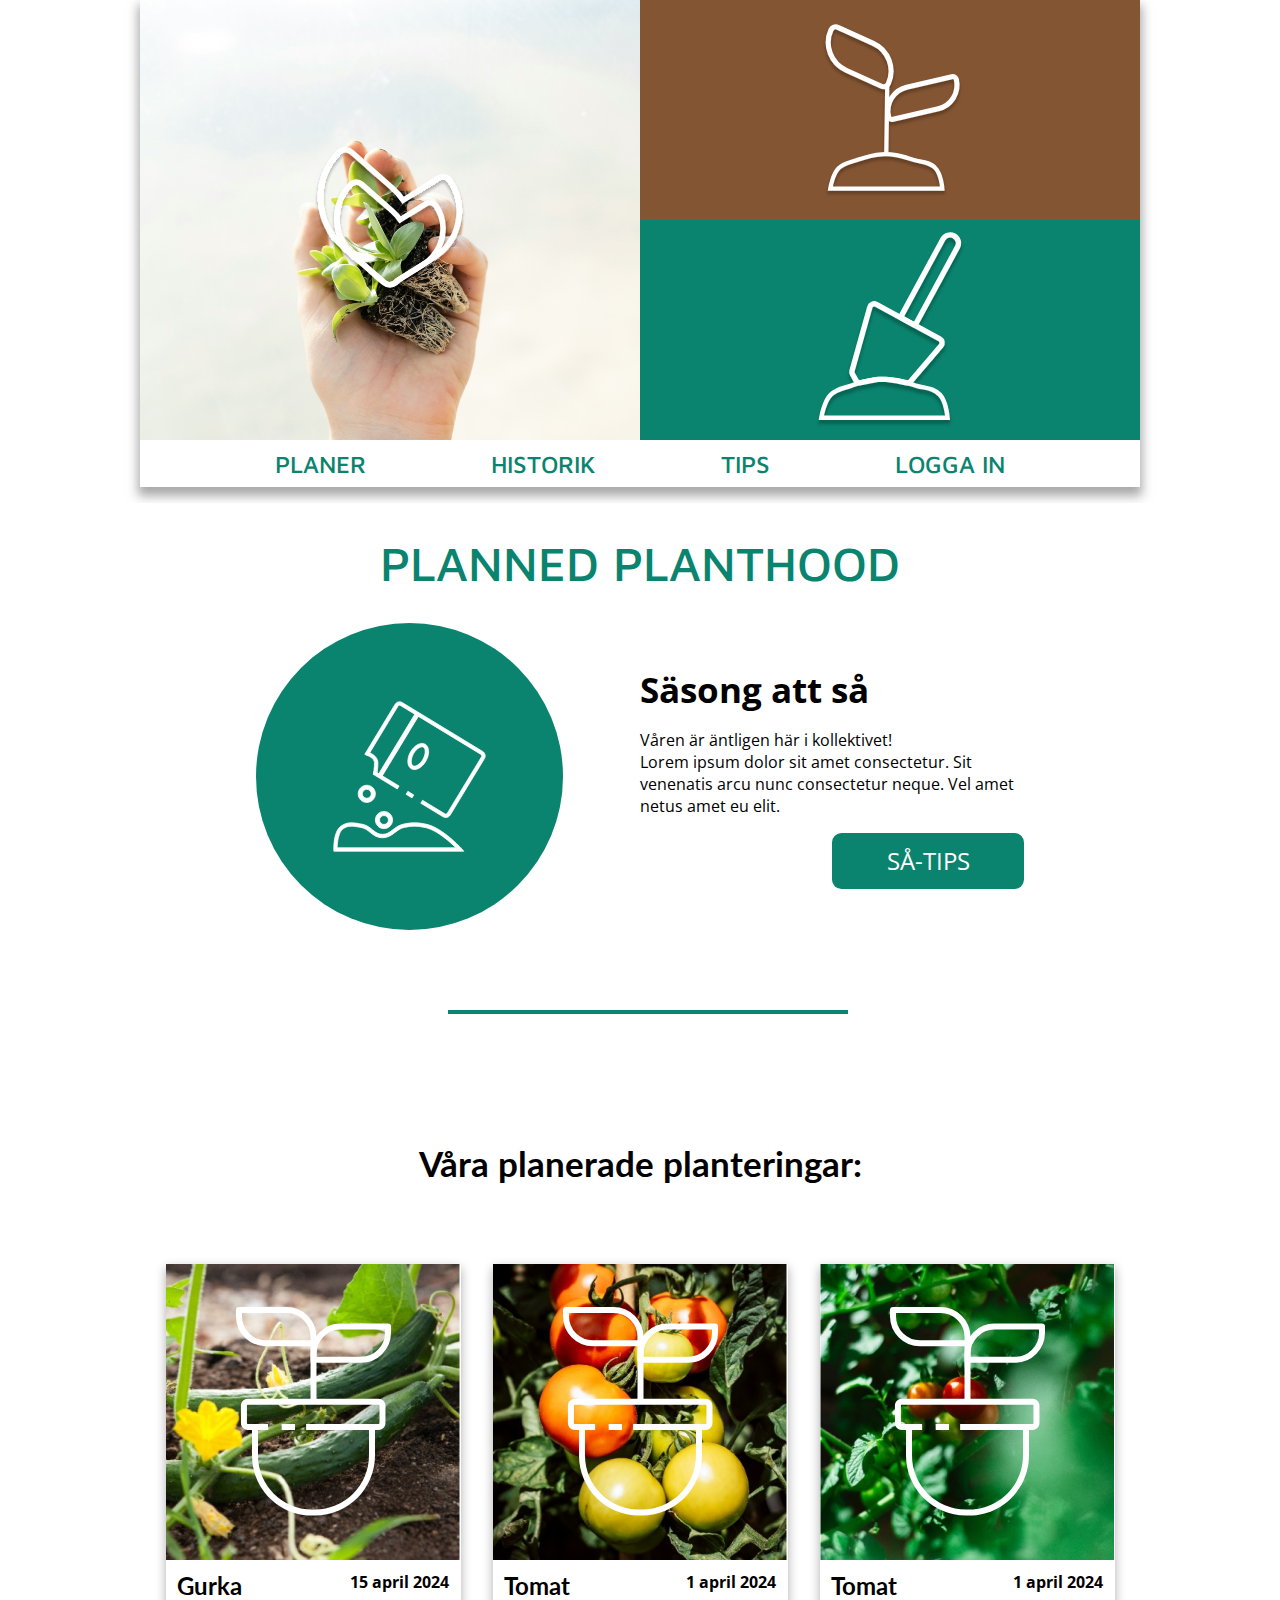
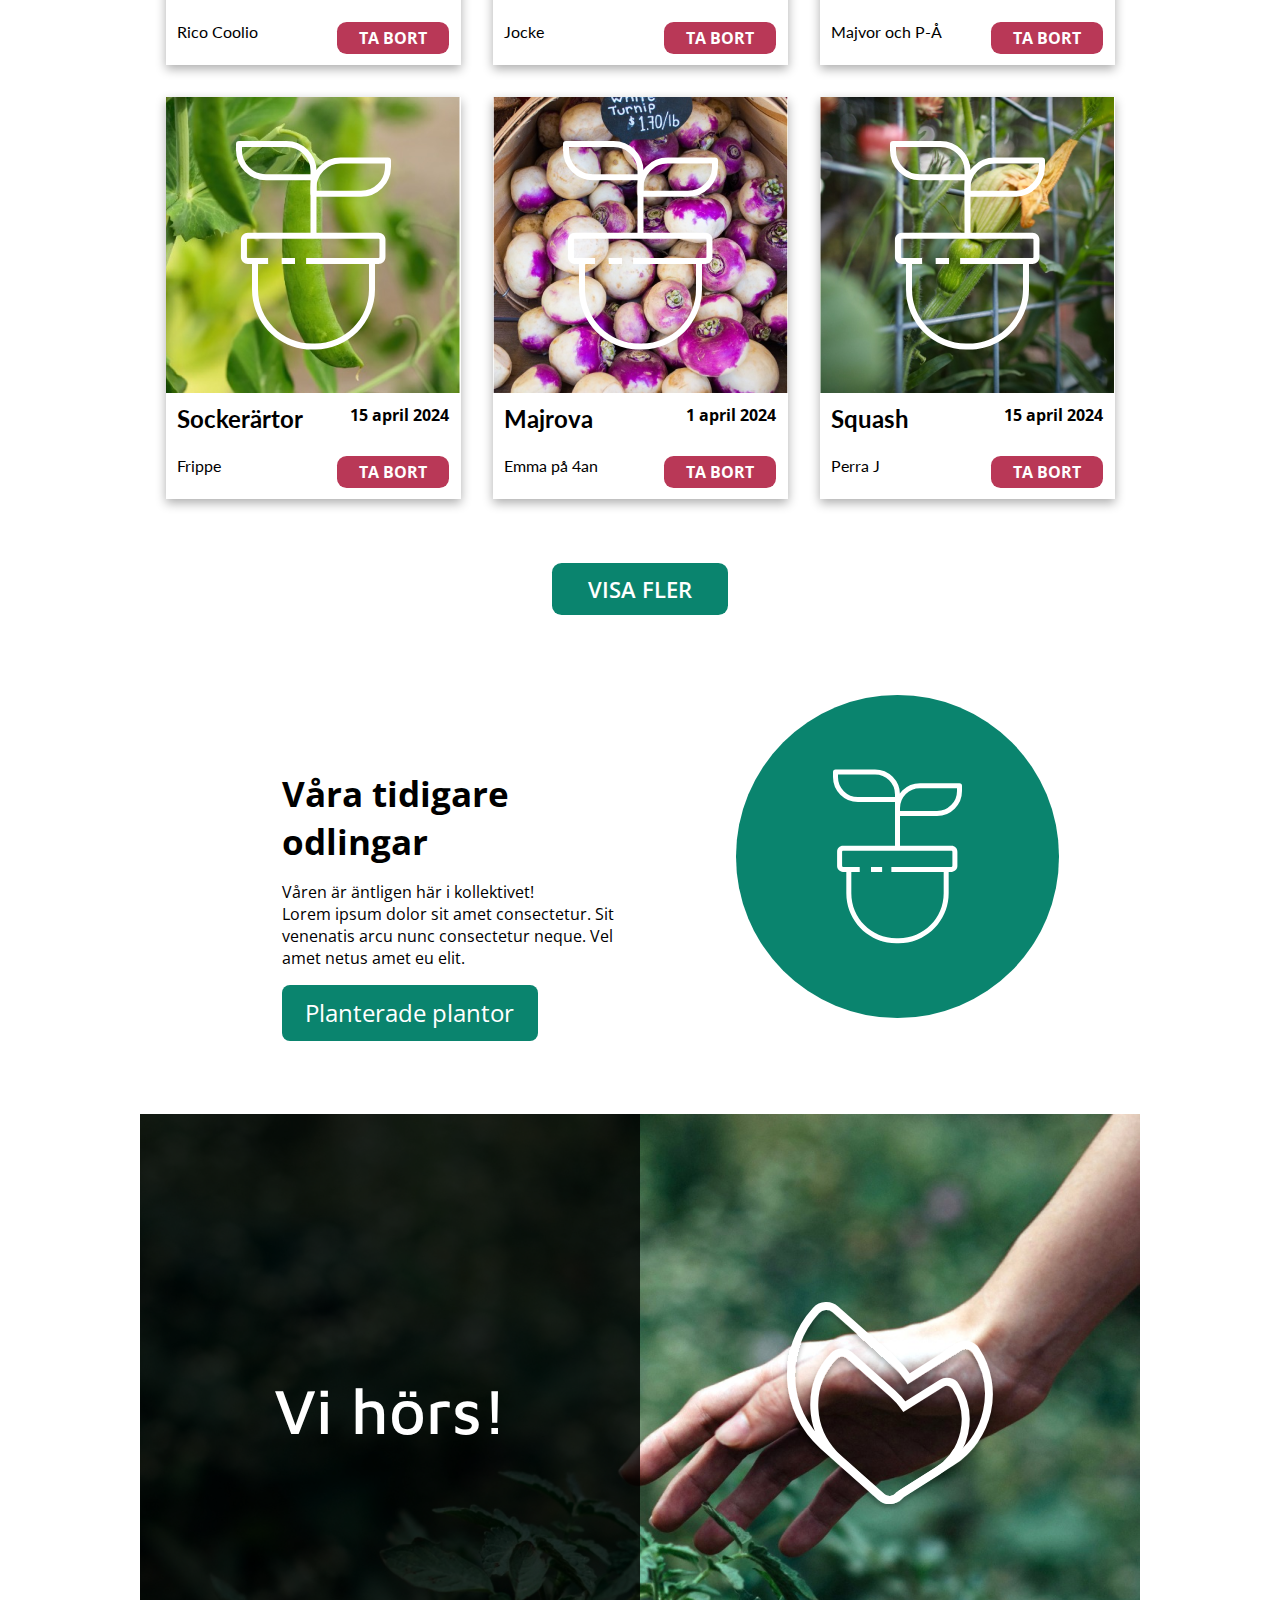
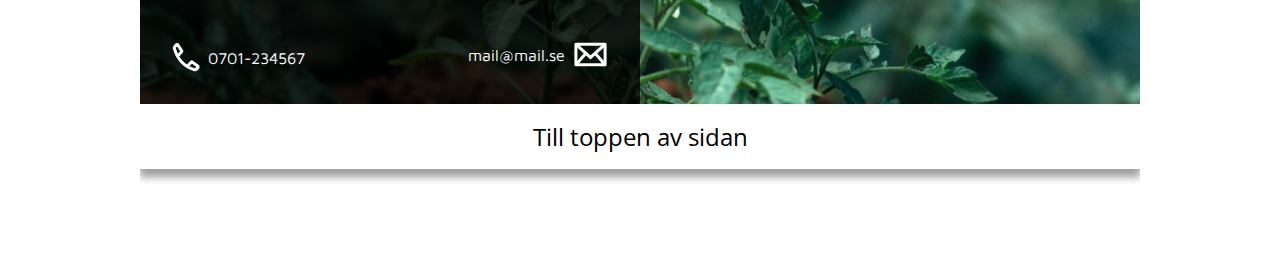
<file: index.html>
<!DOCTYPE html>
<html lang="en">
  <head>
    <meta charset="UTF-8" />
    <meta name="viewport" content="width=device-width, initial-scale=1.0" />
    <title>Planned Planthood</title>
    <link rel="stylesheet" href="styles.css" />
    <link rel="stylesheet" href="stylephone.css" />
    <link rel="preconnect" href="https://fonts.googleapis.com" />
    <link rel="preconnect" href="https://fonts.gstatic.com" crossorigin />
    <link
      href="https://fonts.googleapis.com/css2?family=Lato:ital,wght@0,100;0,300;0,400;0,700;0,900;1,100;1,300;1,400;1,700;1,900&family=Maven+Pro:wght@400..900&family=Open+Sans:ital,wght@0,300..800;1,300..800&display=swap"
      rel="stylesheet"
    />
  </head>
  <body>
    <header class="header" id="top">
      <figure class="left__section">
        <img class="header__sprout" src="img/sprout2.jpg" alt="sprout" />
        <img
          class="header__sprout--phone"
          src="img/Rectangle 25.png"
          alt="sprout"
        />
      </figure>
      <img class="header__burger" src="img/burgir.svg" alt="burger" />
      <figure class="left__section--center">
        <img class="header__logo" src="img/Logo.svg" alt="heart" />
      </figure>
      <figure class="right__section--brown--block">
        <img class="logo__seedling" src="img/seedling.svg" alt="seedling" />
      </figure>
      <figure class="right__section--green--block">
        <img class="logo__dig" src="img/dig.svg" alt="dig" />
      </figure>

      <nav class="nav">
        <a class="nav_link" href="#">PLANER</a>
        <a class="nav_link" href="#">HISTORIK</a>
        <a class="nav_link" href="#">TIPS</a>
        <a class="nav_link" href="second.html">LOGGA IN</a>
      </nav>
    </header>

    <main>
      <h1>PLANNED PLANTHOOD</h1>
      <article class="article1">
        <section class="article1__box1">
          <img
            class="article1__img"
            src="img/Vectorseedpackage.svg"
            alt="seedpackage"
          />
        </section>
        <section class="article1__box2">
          <h2 class="article1__h2">Säsong att så</h2>
          <p>
            Våren är äntligen här i kollektivet!<br />
            Lorem ipsum dolor sit amet consectetur. Sit venenatis arcu nunc
            consectetur neque. Vel amet netus amet eu elit.
          </p>
          <button class="article1__button">SÅ-TIPS</button>
        </section>

        <section class="greenline"></section>
      </article>

      <h2 class="article2__h2">Våra planerade planteringar:</h2>
      <article class="article2__cards">
        <section class="article2__card">
          <section class="article2__card--image">
            <img class="article2__img" src="img/cucumber1.png" alt="gurka" />
            <img class="article2__logo" src="img/plant.svg" alt="planta" />
          </section>
          <section class="article2__card--text">
            <h2 class="article2__veg">Gurka</h2>
            <p class="article2__date">15 april 2024</p>
            <p class="article2__p">Rico Coolio</p>
            <button class="article2__button">TA BORT</button>
            <img class="article__trash" src="img/trash.png" />
          </section>
        </section>
        <section class="article2__card">
          <section class="article2__card--image">
            <img class="article2__img" src="img/tomatoes2.png" alt="tomat" />
            <img class="article2__logo" src="img/plant.svg" alt="planta" />
          </section>
          <section class="article2__card--text">
            <h2 class="article2__veg">Tomat</h2>
            <p class="article2__date">1 april 2024</p>
            <p class="article2__p">Jocke</p>
            <button class="article2__button">TA BORT</button>
            <img class="article__trash" src="img/trash.png" />
          </section>
        </section>
        <section class="article2__card">
          <section class="article2__card--image">
            <img class="article2__img" src="img/tomato1.png" alt="tomat" />
            <img class="article2__logo" src="img/plant.svg" alt="planta" />
          </section>
          <section class="article2__card--text">
            <h2 class="article2__veg">Tomat</h2>
            <p class="article2__date">1 april 2024</p>
            <p class="article2__p">Majvor och P-Å</p>
            <button class="article2__button">TA BORT</button>
            <img class="article__trash" src="img/trash.png" />
          </section>
        </section>
        <section class="article2__card">
          <section class="article2__card--image">
            <img class="article2__img" src="img/peas1.png" alt="gurka" />
            <img class="article2__logo" src="img/plant.svg" alt="planta" />
          </section>
          <section class="article2__card--text">
            <h2 class="article2__veg">Sockerärtor</h2>
            <p class="article2__date">15 april 2024</p>
            <p class="article2__p">Frippe</p>
            <button class="article2__button">TA BORT</button>
            <img class="article__trash" src="img/trash.png" />
          </section>
        </section>
        <section class="article2__card">
          <section class="article2__card--image">
            <img class="article2__img" src="img/turnips1.png" alt="gurka" />
            <img class="article2__logo" src="img/plant.svg" alt="planta" />
          </section>
          <section class="article2__card--text">
            <h2 class="article2__veg">Majrova</h2>
            <p class="article2__date">1 april 2024</p>
            <p class="article2__p">Emma på 4an</p>
            <button class="article2__button">TA BORT</button>
            <img class="article__trash" src="img/trash.png" />
          </section>
        </section>
        <section class="article2__card">
          <section class="article2__card--image">
            <img class="article2__img" src="img/squash1.png" alt="gurka" />
            <img class="article2__logo" src="img/plant.svg" alt="planta" />
          </section>
          <section class="article2__card--text">
            <h2 class="article2__veg">Squash</h2>
            <p class="article2__date">15 april 2024</p>
            <p class="article2__p">Perra J</p>
            <button class="article2__button">TA BORT</button>
            <img class="article__trash" src="img/trash.png" />
          </section>
        </section>
      </article>

      <button class="article2__button2">VISA FLER</button>

      <article class="article3">
        <section class="article3__box2">
          <h2 class="article3__h2">Våra tidigare odlingar</h2>
          <p>
            Våren är äntligen här i kollektivet!<br />
            Lorem ipsum dolor sit amet consectetur. Sit venenatis arcu nunc
            consectetur neque. Vel amet netus amet eu elit.
          </p>
          <button class="article3__button">Planterade plantor</button>
        </section>
        <section class="article3__box1">
          <img class="article3__img" src="img/plant.svg" alt="seedpackage" />
        </section>
      </article>
    </main>

    <footer class="foot">
      <img class="foot__hand" src="img/hand-picking-wide.png" alt="hand" />
      <img
        class="foot__hand--phone"
        src="img/hand-picking-tall.png"
        alt="handphone"
      />
      <section class="foot__logo">
        <img class="foot__heart" src="img/Logo.svg" alt="heart" />
      </section>
      <section class="foot__text">
        <p class="foot__p foot__p--small">
          <img class="foot__p__img" src="img/Path 16.svg" />0701-234567
        </p>
        <p class="foot__p foot__p--small">
          mail@mail.se<img class="foot__p__img" src="img/envelope.svg" />
        </p>
      </section>
      <section class="foot__h2__head">
        <h2 class="foot__h2">Vi hörs!</h2>
      </section>
      <nav class="foot__nav">
        <a class="nav__link" href="#top">Till toppen av sidan</a>
      </nav>
    </footer>
  </body>
</html>
</file>
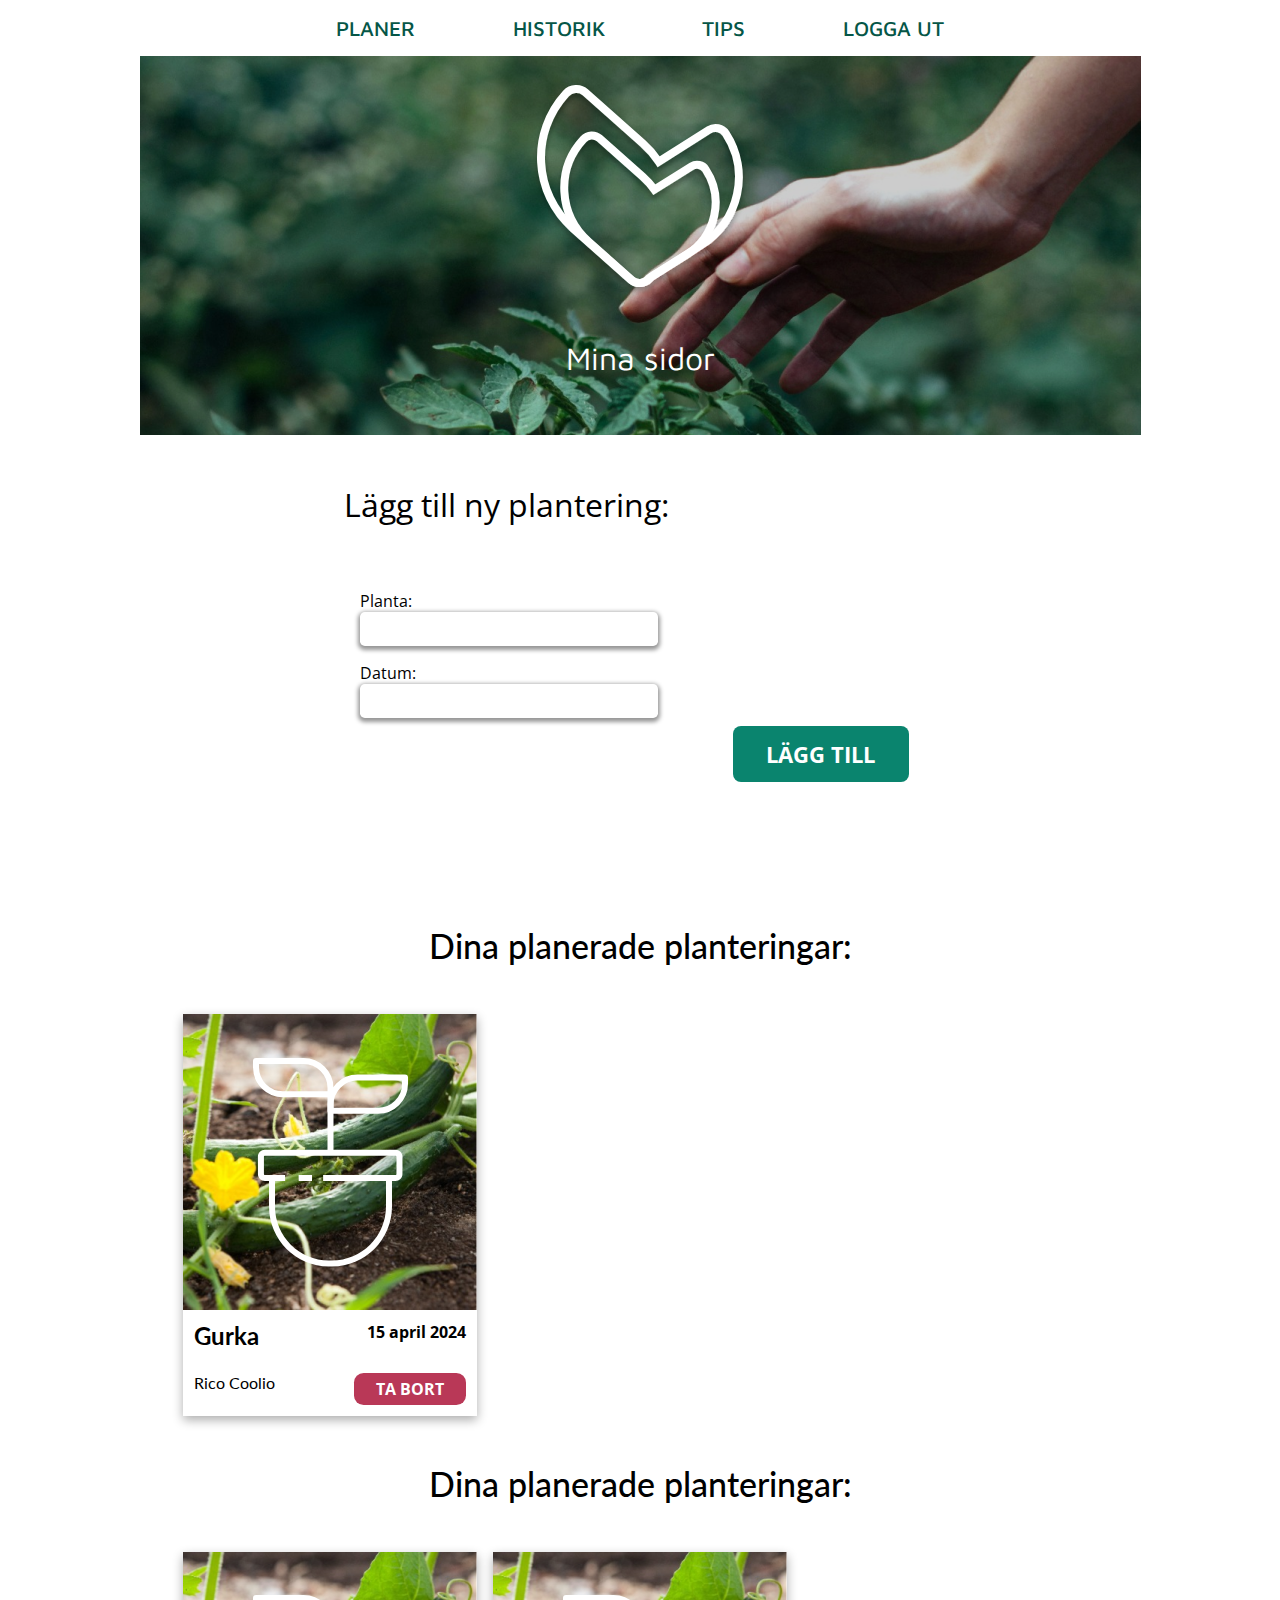
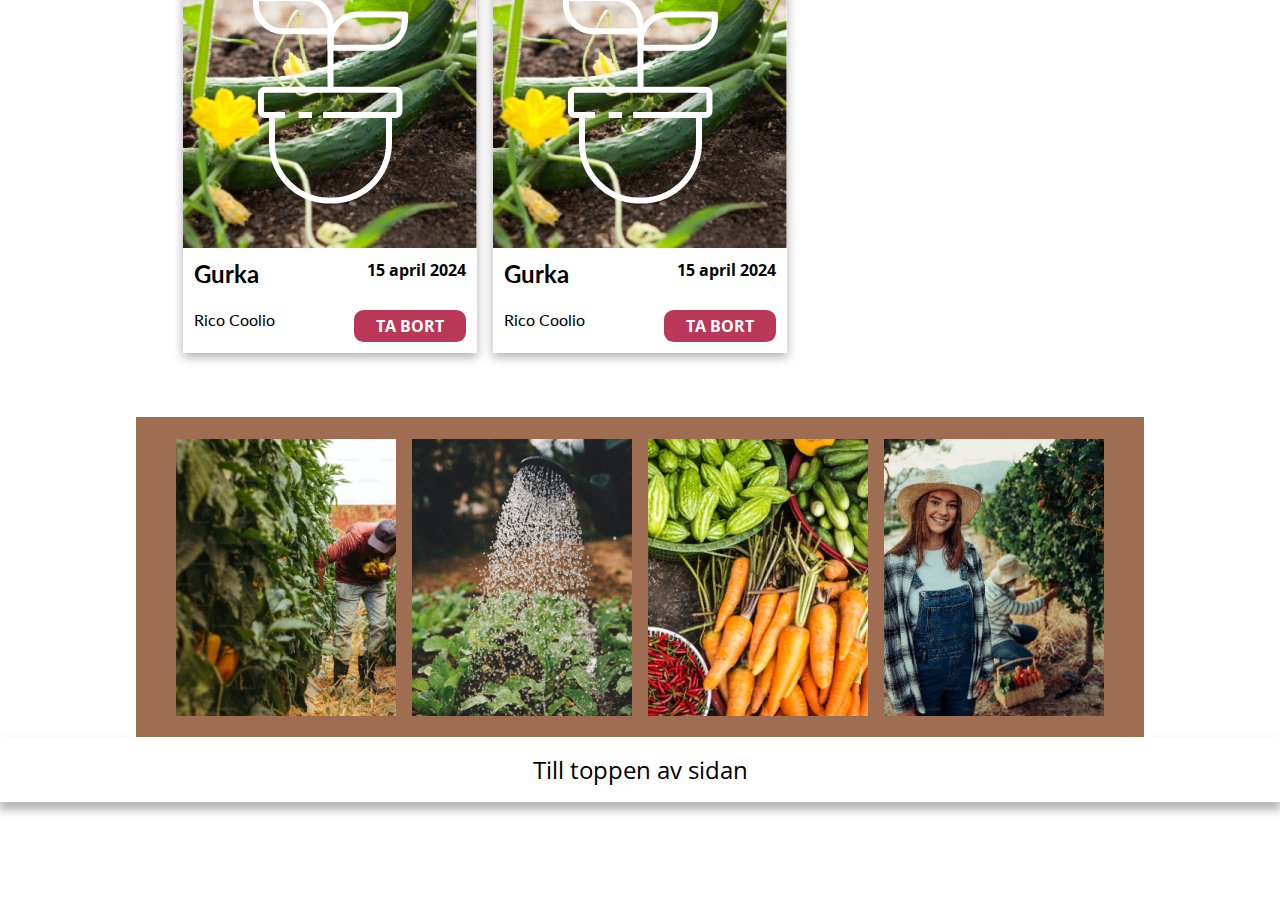
<file: second.html>
<!DOCTYPE html>
<html lang="en">
<head>
    <meta charset="UTF-8">
    <meta name="viewport" content="width=device-width, initial-scale=1.0">
    <title>Sida två</title>
    <link rel="stylesheet" href="second.css">
    <link rel="stylesheet" href="stylephone2.css">
    <link rel="preconnect" href="https://fonts.googleapis.com">
    <link rel="preconnect" href="https://fonts.gstatic.com" crossorigin>
    <link href="https://fonts.googleapis.com/css2?family=Lato:ital,wght@0,100;0,300;0,400;0,700;0,900;1,100;1,300;1,400;1,700;1,900&family=Maven+Pro:wght@400..900&family=Open+Sans:ital,wght@0,300..800;1,300..800&display=swap" rel="stylesheet">
</head>
<body>

    <nav class="nav-header">
        <a class="nav_link" href="#">PLANER</a>
        <a class="nav_link" href="#">HISTORIK</a>
        <a class="nav_link" href="#">TIPS</a>
        <a class="nav_link" href="index.html">LOGGA UT</a>
    </nav>

    <header class="header">
        <img class="header__img" src="img/Rectangle 31.png" alt="Hand">
        <img class="header__img--phone" src="img/hand-picking-square.png">
        <img class="header__logo" src="img/Logo.svg" alt="Heart">
        <h1 class="header__h1">Mina sidor</h1>
        <img class="header__burger" src="img/burgir.svg">
    </header>

        <article class="article">
            <h2 class="article__h2">Lägg till ny plantering:</h2>
        <form class="article__form__box">
            <section class="input-container">
            <label for="plant">Planta:</label>
            <input id="plant" class="article__input" type="text">
        </section>
        <section class="input-container">
            <label for="date">Datum:</label>
            <input id="date" class="article__input" type="text">
        </section>
            <input class="article__button" value="LÄGG TILL" type="button"> 
        </form>
        </article>

        <h2 class="article2__h2">Dina planerade planteringar:</h2>
            <article class="article2__cards">
        <section class="article2__card">
        <section class="article2__card__image">
                <img class="article2__img" src="img/cucumber1.png" alt="gurka">
                <img class="article2__logo" src="img/plant.svg" alt="planta">
        </section>
        <section class="article2__card__text">
            <h2 class="article2__veg">Gurka</h2>
            <p class="article2__date">15 april 2024</p>
            <p class="article2__p">Rico Coolio</p>
            <button class="article2__button">TA BORT</button>
            <img class="article2__trash" src="img/trash 2.png">
        </section>
        </article>

        <h2 class="article2__h2">Dina planerade planteringar:</h2>
        <article class="article2__cards">
        <section class="article2__card">
        <section class="article2__card__image">
            <img class="article2__img" src="img/cucumber1.png" alt="gurka">
            <img class="article2__logo" src="img/plant.svg" alt="planta">
        </section>
        <section class="article2__card__text">
            <h2 class="article2__veg">Gurka</h2>
            <p class="article2__date">15 april 2024</p>
            <p class="article2__p">Rico Coolio</p>
            <button class="article2__button">TA BORT</button>
            <img class="article2__trash" src="img/trash 2.png">
        </section>
        </section>

        <section class="article2__card">
        <section class="article2__card__image">
            <img class="article2__img" src="img/cucumber1.png" alt="gurka">
            <img class="article2__logo" src="img/plant.svg" alt="planta">
        </section>
        <section class="article2__card__text">
            <h2 class="article2__veg">Gurka</h2>
            <p class="article2__date">15 april 2024</p>
            <p class="article2__p">Rico Coolio</p>
            <button class="article2__button">TA BORT</button>
            <img class="article2__trash" src="img/trash 2.png">
        </section>
        </section>
        </article>
        <footer class="footer">
        <section class="footer__img">
            <img class="footer__picking" src="img/Rectangle 26.png" alt="picking">
            <img class="footer__water" src="img/Rectangle 27.png" alt="water">
            <img class="footer__greens" src="img/Rectangle 28.png" alt="vegtables">
            <img class="footer__picking" src="img/Rectangle 29.png" alt="happy">
        </section>
        <section class="footer__phone">
         <img class="footer__phone--img" src="img/picking-picking.png" alt="picking">  
         <img class="footer__phone--img" src="img/water-square.png" alt="water"> 
         <img class="footer__phone--img" src="img/greens-square.png" alt="vegtables">
         <img class="footer__phone--img" src="img/happy.square.png" alt="happy">
        </section>
        </footer>
        <nav class="footer__nav">
            <a class="nav__link" href="#top">Till toppen av sidan</a>
        </nav>

            
</body>
</html>
</file>
<file: styles.css>
* {
  margin: 0;
  padding: 0;
  box-sizing: border-box;
}

body {
  display: flex;
  flex-direction: column;
  justify-content: center;
  align-items: center;
  background-color: rgb(255, 255, 255);
}

main {
  display: flex;
  flex-direction: column;
  justify-content: center;
  align-items: center;
  background-color: white;
  margin-top: 1rem;
}

.header {
  display: grid;
  place-items: center;
  grid-template-columns: repeat(2, 31.25rem);
  grid-template-rows: repeat(2, 13.75rem);
  overflow: hidden;
  box-shadow: 0 7px 10px 2px rgba(100, 99, 99, 0.549);
}

.left__section {
  display: flex;
  align-items: center;
  justify-content: center;
  grid-column: 1/2;
  grid-row: 1/3;
}

.header__logo {
  max-width: 70%;
}

.header__sprout {
  display: flex;
  justify-content: center;
  align-items: center;
  grid-column: 1/2;
  grid-row: 1/3;
  width: 100%;
  object-fit: cover;
}

.header__sprout--phone {
  display: none;
}

.header__burger {
  display: none;
}

.left__section--center {
  display: flex;
  justify-content: center;
  align-items: center;
  grid-column: 1/2;
  grid-row: 1/3;
}

.right__section--brown--block {
  display: flex;
  justify-content: center;
  grid-column: 2/3;
  grid-row: 1/2;
  background-color: #845533;
  min-width: 100%;
  min-height: 100%;
}

.right__section--green--block {
  display: flex;
  justify-content: center;
  grid-column: 2/3;
  grid-row: 2/3;
  background-color: rgb(10, 132, 110);
  min-width: 100%;
  min-height: 100%;
}

.logo__seedling,
.logo__dig {
  display: flex;
  justify-content: center;
  grid-column: 2/3;
  grid-row: 2/3;
  width: 30%;
}

.nav {
  display: flex;
  grid-column: 1/3;
  grid-row: 3;
  background-color: rgb(255, 255, 255);
  justify-content: space-evenly;
  padding: 0.6rem;
  width: 100%;
}

.nav_link {
  text-decoration: none;
  font-size: 1.5rem;
  font-weight: 500;
  color: rgb(10, 132, 110);
  font-family: "Maven pro";
}

h1 {
  color: rgb(10, 132, 110);
  margin-top: 2rem;
  font-family: "Maven pro";
  margin-bottom: 2rem;
  font-size: 3rem;
  font-weight: 500;
}

.article1 {
  display: grid;
  grid-template-columns: 1fr 1fr;
  align-items: center;
  justify-content: center;
  max-width: 60%;
  background-color: white;
}

.article1__box1 {
  display: flex;
  justify-content: center;
  align-items: center;
  background-color: rgb(10, 132, 110);
  border-radius: 50%;
  height: auto;
  width: 80%;
  aspect-ratio: 1/1;
}

.article1__img {
  width: 50%;
  height: auto;
}

.article1__box2 {
  display: flex;
  flex-direction: column;
  justify-content: center;
  font-family: "Open Sans";
}

.article1__h2 {
  font-size: 2.2rem;
  padding-bottom: 1rem;
}

.article1__button {
  border-style: none;
  background-color: rgb(10, 132, 110);
  color: rgb(255, 255, 255);
  border-radius: 0.6rem;
  height: 3.5rem;
  width: 12rem;
  margin-top: 1rem;
  font-family: "Open Sans";
  font-size: 1.5rem;
  margin-left: auto;
}

.greenline {
  place-self: center;
  grid-column: 1/3;
  background-color: rgb(10, 132, 110);
  width: 25rem;
  height: 0.2rem;
  margin-top: 5rem;
  margin-left: 1rem;
  margin-bottom: 8rem;
}

.article2__h2 {
  font-family: "Lato";
  font-size: 2.2rem;
  margin-bottom: 5rem;
}

.article2__cards {
  display: grid;
  align-items: center;
  justify-content: center;
  flex-direction: column;
  grid-template-columns: repeat(3, 1fr);
  grid-template-rows: repeat(2, 1fr);
  gap: 2rem;
  font-family: "Lato";
  background-color: white;
}

.article2__card {
  box-shadow: 0px 4px 10px rgba(0, 0, 0, 0.324);
}

.article2__card--image {
  display: flex;
  position: relative;
  justify-content: center;
  align-items: center;
}

.article2__logo {
  position: absolute;
}

.article2__button {
  display: flex;
  justify-content: center;
  justify-self: end;
  align-items: center;
  border-style: none;
  background-color: rgb(185, 56, 87);
  color: rgb(255, 255, 255);
  border-radius: 0.6rem;
  height: 2rem;
  width: 7rem;
  font-size: 1rem;
  font-family: "Open Sans";
  font-weight: bold;
  cursor: pointer;
}

.article2__card--text {
  display: grid;
  justify-items: flex-start;
  grid-template-columns: repeat(2, 1fr);
  grid-template-rows: repeat(2, 1fr);
  gap: 1.2rem;
  padding: 0.7rem;
}

.article2__date {
  display: grid;
  font-family: "Open Sans";
  font-weight: bold;
  margin-left: auto;
}

.article2__button2 {
  background-color: rgb(10, 132, 110);
  color: white;
  border-style: none;
  font-family: "Open Sans";
  font-weight: 600;
  font-size: 1.4rem;
  display: flex;
  align-items: center;
  justify-content: center;
  margin-top: 4rem;
  margin-bottom: 5rem;
  width: 11rem;
  height: 3.3rem;
  border-radius: 0.6rem;
}

.article3 {
  display: grid;
  grid-template-columns: 1fr 1fr;
  align-items: center;
  justify-content: center;
  max-width: 56%;
  background-color: white;
}

.article3__box1 {
  display: flex;
  justify-content: center;
  background-color: rgb(10, 132, 110);
  border-radius: 50%;
  height: auto;
  width: 90%;
  aspect-ratio: 1/1;
  margin-left: 6rem;
  margin-bottom: 6rem;
}

.article3__img {
  width: 40%;
  height: auto;
}

.article3__box2 {
  display: flex;
  flex-direction: column;
  justify-content: center;
  font-family: "Open Sans";
}

.article3__h2 {
  font-size: 2.2rem;
  padding-bottom: 1rem;
}

.article3__button {
  border-style: none;
  background-color: rgb(10, 132, 110);
  color: rgb(255, 255, 255);
  border-radius: 0.5rem;
  height: 3.5rem;
  width: 16rem;
  margin-top: 1rem;
  font-family: "Open Sans";
  font-size: 1.5rem;
}

.article__trash {
  display: none;
}

.foot {
  display: grid;
  grid-template-columns: repeat(2, 1fr);
  grid-template-rows: repeat(2, 1fr);
  place-items: center;
  overflow: hidden;
}

.foot__hand {
  grid-row: 1 / span 2;
  grid-column: 1 / span 2;
  width: 100%;
  height: 100%;
  object-fit: cover;
}

.foot__hand--phone {
  display: none;
}

.foot__logo {
  grid-row: 1 / span 2;
  grid-column: 2 / span 1;
}

.foot__text {
  display: flex;
  grid-column: 1 / span 1;
  grid-row: 1 / span 2;
  background-color: rgba(0, 0, 0, 0.806);
  color: white;
  min-height: 100%;
  min-width: 100%;
  font-family: "Maven pro", sans-serif;
  align-items: flex-end;
  justify-content: space-between;
  padding: 2rem;
}

.foot__p--small {
  display: flex;
  align-items: center;
  gap: 0.5rem;
}

.foot__h2__head {
  grid-column: 1 / span 1;
  grid-row: 1 / span 2;
}

.foot__h2 {
  color: white;
  font-family: "Maven pro", sans-serif;
  font-size: 4rem;
  font-weight: 500;
}

.foot__nav {
  display: flex;
  align-items: center;
  justify-content: center;
  padding: 1rem;
  box-shadow: 0 7px 8px 1px rgba(41, 38, 38, 0.452);
  width: 100%;
  grid-column: 1/-1;
  margin-bottom: 6rem;
}

.nav__link {
  color: black;
  text-decoration: none;
  font-family: "Open Sans", sans-serif;
  font-weight: 400;
  font-size: 1.5rem;
}
</file>
<file: stylephone.css>
@media (max-width: 768px) {
  body {
    min-height: 100vh;
    width: 100%;
  }

  .header {
    grid-template-columns: repeat(2, 1fr);
    grid-template-rows: auto;
    width: 100%;
  }

  .header__sprout {
    display: none;
  }

  .nav {
    display: none;
  }

  .header__sprout--phone {
    display: block;
    width: 100%;
    grid-column: 1/3;
    grid-row: 1/2;
  }

  .left__section {
    grid-column: 1/3;
    grid-row: 1/2;
    width: 100%;
  }

  .left__section--center {
    grid-column: 1/3;
    grid-row: 1/2;
    width: 100%;
  }

  .header__burger {
    display: block;
    position: absolute;
    top: 0;
    right: 0;
    margin: 1rem;
    cursor: pointer;
  }

  .right__section--brown--block {
    grid-column: 1/2;
    grid-row: 2/3;
    height: auto;
    min-height: 12rem;
  }

  .right__section--green--block {
    grid-column: 2/3;
    grid-row: 2/3;
    height: auto;
    min-height: 12rem;
  }

  .logo__seedling {
    width: 40%;
  }

  .logo__dig {
    width: 40%;
  }

  .article1 {
    grid-template-columns: 1fr;
    grid-template-rows: auto;
    width: 100%;
  }

  .article1__h2 {
    margin-bottom: 2rem;
  }

  .article1__box1 {
    grid-column: 1/3;
    margin-left: 2.5rem;
  }

  .article1__box2 {
    grid-column: 1/3;
    grid-row: 1/2;
    text-align: center;
    align-items: center;
    align-content: center;
  }

  .article1__button {
    align-self: center;
    margin-left: auto;
    margin-right: auto;
    margin-bottom: 3rem;
  }

  .article2__cards {
    grid-template-columns: repeat(2, 1fr);
    grid-template-rows: auto;
    object-fit: cover;
  }

  .article3 {
    grid-template-columns: 1fr 1fr;
    grid-template-rows: auto;
    place-items: center;
    width: 100%;
  }

  .article3__box1 {
    grid-column: 1/3;
    grid-row: 1/2;
    margin-right: 5rem;
  }

  .article3__box2 {
    grid-column: 1/3;
    text-align: center;
    grid-row: 2/3;
    align-items: center;
    align-content: center;
    margin: 0 5rem;
  }

  .article3__button {
    align-self: center;
    margin-left: auto;
    margin-right: auto;
    margin-top: 5rem;
    margin-bottom: 5rem;
  }

  .article__trash {
    width: 1.3rem;
    justify-self: end;
    cursor: pointer;
    display: block;
  }

  .article2__button {
    display: none;
  }

  .foot {
    grid-template-columns: repeat(4, 1fr);
    grid-template-rows: repeat(2, 1fr);
    width: 100%;
  }

  .foot__text {
    grid-column: 1/5;
    grid-row: 2/3;
    font-size: 0.9rem;
  }

  .foot__hand {
    display: none;
  }

  .foot__hand--phone {
    display: grid;
    grid-row: 1 / span 3;
    grid-column: 1 / span 5;
    width: 100%;
    object-fit: cover;
  }

  .foot__logo {
    grid-row: 1 / span 2;
    grid-column: 2/4;
    margin-bottom: 23rem;
  }

  .foot__h2__head {
    grid-column: 2/4;
    grid-row: 2/3;
  }
}
</file>
<file: second.css>
* {
  margin: 0;
  padding: 0;
  box-sizing: border-box;
}

body {
  display: flex;
  flex-direction: column;
  justify-content: center;
  align-items: center;
  justify-items: center;
  background-color: rgb(255, 255, 255);
}

main {
  display: flex;
  flex-direction: column;
  justify-content: center;
  align-items: center;
  background-color: white;
}

.nav-header {
  display: flex;
  justify-content: space-between;
  align-items: center;
  background-color: rgb(255, 255, 255);
  padding: 1rem;
  width: 50%;
}

.nav_link {
  text-decoration: none;
  font-size: 1.3rem;
  font-weight: 500;
  color: rgb(5, 86, 71);
  font-family: "Maven pro";
}

.header {
  display: grid;
  grid-template-columns: repeat(2, 1fr);
  grid-template-rows: repeat(1, 1fr);
  place-items: center;
}

.header__img {
  display: grid;
  grid-column: 1/3;
  grid-row: 1/2;
}
.header__img--phone {
  display: none;
}

.header__burger {
  display: none;
}

.header__logo {
  display: grid;
  grid-row: 1/2;
  grid-column: 1 / span 2;
  place-items: center;
  align-self: center;
  margin-bottom: 7rem;
}

.header__h1 {
  display: grid;
  grid-row: 1/2;
  grid-column: 1 / span 2;
  place-items: center;
  align-self: center;
  margin-top: 14rem;
  font-family: "Maven pro", sans-serif;
  color: rgb(255, 255, 255);
  font-weight: 300;
}

.article {
  display: flex;
  flex-direction: column;
  font-family: "Open Sans";
  width: 50%;
  margin-top: 3rem;
  margin-left: 3rem;
}

.article__h2 {
  font-size: 2rem;
  font-weight: 400;
  margin-bottom: 3rem;
}

.article__form__box {
  display: flex;
  flex-direction: row;
  min-width: 100%;
  gap: 1rem;
  padding: 1rem;
  flex-wrap: wrap;
}

.input-container {
  width: 49%;
}

.article__input {
  border: none;
  min-width: 100%;
  padding: 0.6rem;
  border-radius: 0.3rem;
  box-shadow: 0 2px 4px 2px #0000006a;
}

.article__button {
  background-color: rgb(10, 132, 110);
  color: white;
  border-style: none;
  font-family: "Open Sans";
  font-weight: bold;
  font-size: 1.4rem;
  display: flex;
  align-items: center;
  justify-content: center;
  margin-top: 4rem;
  margin-bottom: 5rem;
  width: 11rem;
  height: 3.5rem;
  border-radius: 0.5rem;
  margin-left: auto;
  margin-right: auto;
  cursor: pointer;
}

.article2__h2 {
  font-family: "Lato";
  font-size: 2.1rem;
  margin-bottom: 3rem;
  margin-top: 3rem;
  font-family: "Lato";
  font-weight: 500;
}

.article2__cards {
  display: grid;
  align-items: center;
  justify-content: center;
  flex-direction: column;
  grid-template-columns: repeat(3, 1fr);
  grid-auto-rows: auto;
  gap: 1rem;
  font-family: "Lato";
  background-color: white;
}

.article2__card {
  box-shadow: 0px 4px 10px rgba(0, 0, 0, 0.324);
  overflow: hidden;
}

.article2__card__image {
  display: flex;
  position: relative;
  justify-content: center;
  align-items: center;
}

.article2__logo {
  position: absolute;
}

.article2__button {
  display: flex;
  justify-content: center;
  justify-self: end;
  align-items: center;
  border-style: none;
  background-color: rgb(185, 56, 87);
  color: rgb(255, 255, 255);
  border-radius: 0.6rem;
  height: 2rem;
  width: 7rem;
  font-size: 1rem;
  font-family: "Open Sans";
  font-weight: bold;
  cursor: pointer;
}

.article2__trash {
  display: none;
}

.article2__card__text {
  display: grid;
  justify-items: flex-start;
  grid-template-columns: repeat(2, 1fr);
  grid-template-rows: repeat(2, 1fr);
  gap: 1.2rem;
  padding: 0.7rem;
}

.article2__date {
  display: grid;
  font-family: "Open Sans";
  font-weight: bold;
  margin-left: auto;
}

.footer {
  display: flex;
  background-color: rgb(158, 109, 82);
  width: 100%;
  max-width: 63rem;
  height: 20rem;
  justify-content: center;
  align-items: center;
  margin-top: 4rem;
}

.footer__img {
  display: flex;
  gap: 1rem;
}

.footer__phone {
  display: none;
}

.footer__nav {
  display: flex;
  align-items: center;
  justify-content: center;
  padding: 1rem;
  box-shadow: 0 7px 8px 1px rgba(81, 78, 78, 0.409);
  width: 100%;
  grid-column: 1/-1;
  margin-bottom: 6rem;
}

.nav__link {
  color: black;
  text-decoration: none;
  font-family: "Open Sans", sans-serif;
  font-weight: 400;
  font-size: 1.5rem;
}
</file>
<file: stylephone2.css>
@media (max-width: 768px) {
  .body {
    min-height: 100vh;
    width: 100%;
  }

  .header {
    grid-template-columns: repeat(2, 1fr);
    grid-template-rows: auto;
    min-width: 100%;
    position: relative;
  }

  .nav-header {
    display: none;
  }

  .header__img--phone {
    display: block;
    grid-column: 1/3;
    grid-row: 1/2;
    width: 100%;
    object-fit: cover;
    box-shadow: 0 7px 10px 2px rgb(173, 168, 168);
  }

  .header__img {
    display: none;
  }

  .header__h1 {
    font-weight: 500;
  }

  .header__burger {
    display: block;
    position: absolute;
    top: 0;
    right: 0;
    margin: 1rem;
    cursor: pointer;
  }

  .article {
    width: 100%;
  }

  .input-container {
    width: 80%;
  }

  .article2__cards {
    grid-template-columns: repeat(2, 1fr);
    
  }

  .article2__date {
    font-size: 0.9rem;
  }

  .article2__card {
    max-width: 80%;
    margin-left: 1rem;
  }

  .article2__button {
    display: none;
  }

  .article2__trash {
    width: 1.3rem;
    justify-self: end;
    cursor: pointer;
    color: brown;
    display: block;
  }

  .footer {
    width: 100%;
  }

  .footer__img {
    display: none;
  }

  .footer__phone {
    width: 100%;
    height: 100%;
    display: grid;
    grid-template-columns: repeat(2, 1fr);
    grid-template-rows: repeat(2, 1fr);
    justify-items: center;
    align-items: center;
    gap: 0.5rem;
    border: 1rem solid rgb(158, 109, 82);
  }

  .footer__phone--img {
    width: 100%;
    height: 100%;
    overflow: hidden;
  }
}
</file>
